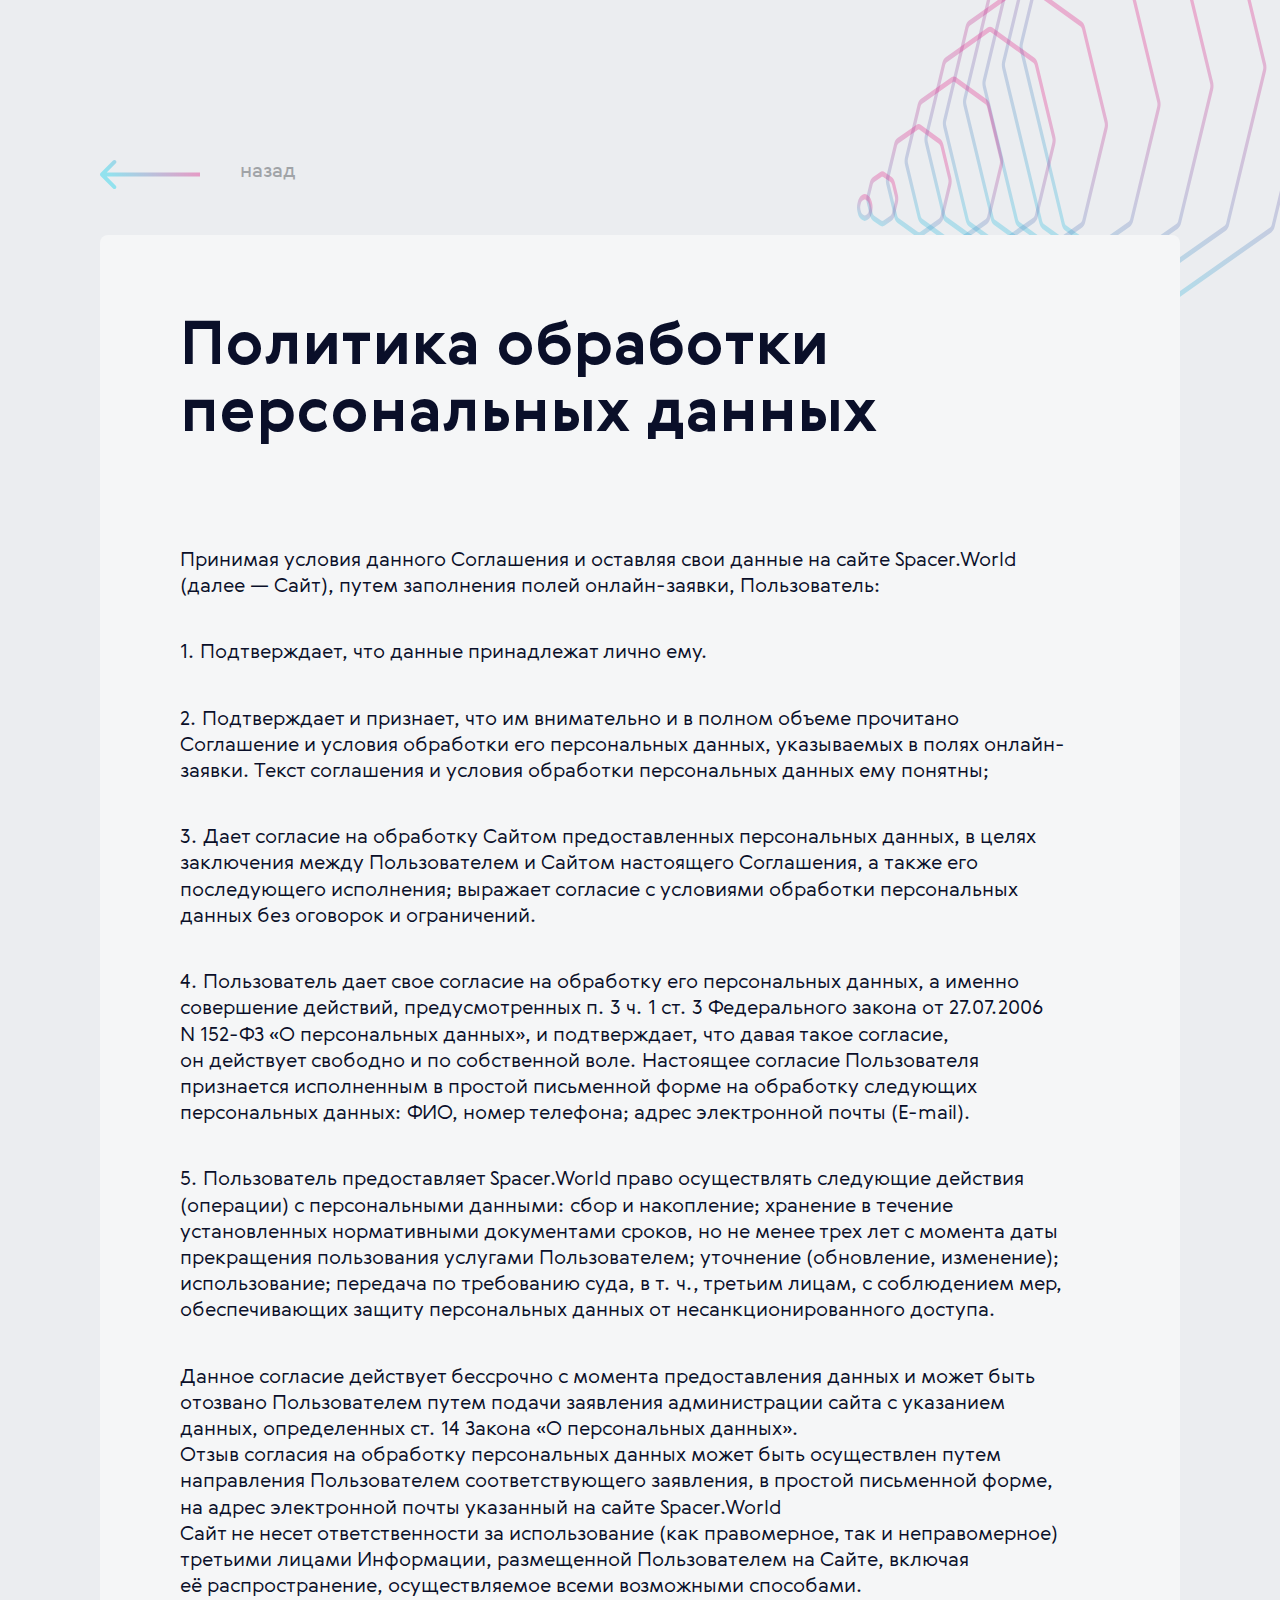
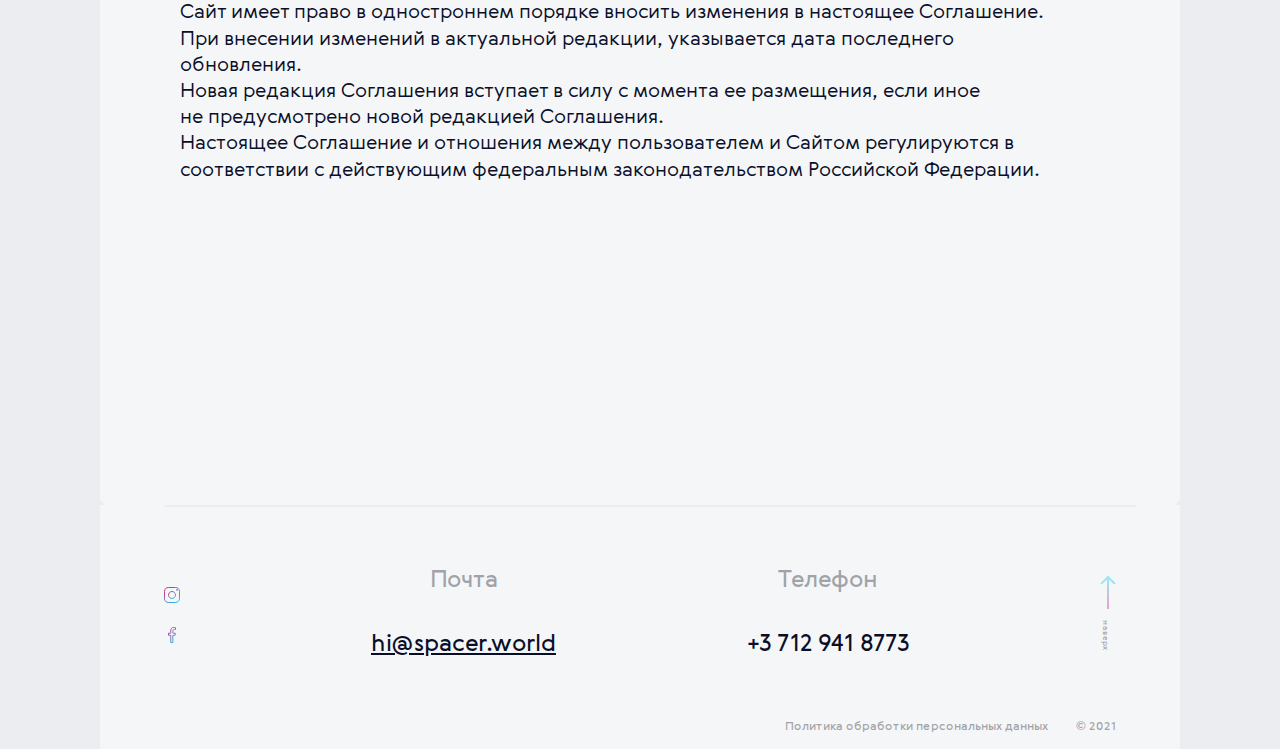
<file: polit.html>
<!DOCTYPE html>
<html lang="en">
<head>
    <meta charset="UTF-8">
    <meta name="viewport" content="width=device-width, initial-scale=1">
    <title>Политика обработки персональных данных</title>
    <link rel="stylesheet" href="css/style.css">
</head>
<body>
<div id="page" class="page politics">
    <img class="page-bg-img" src="img/footer-bg.svg" alt="background">
    <div class="container">
        <div class="go-back">
            <a href="index.html" class="up">
                <img src="img/arr-back.svg" alt="up">
            </a>
            <p class="back">назад</p>
        </div>
    </div>

    <section class="polit">
        <div class="container">
            <div class="polit-inner">
                <h1 class="polit-title">Политика обработки персональных данных</h1>
                <p>Принимая условия данного Соглашения и оставляя свои данные на сайте Spacer.World (далее — Сайт), путем заполнения полей онлайн-заявки, Пользователь:</p>
                <ol>
                    <li>1. Подтверждает, что данные принадлежат лично ему.</li>
                    <li>2. Подтверждает и признает, что им внимательно и в полном объеме прочитано Соглашение и условия обработки его персональных данных, указываемых в полях онлайн-заявки. Текст соглашения и условия обработки персональных данных ему понятны;</li>
                    <li>3. Дает согласие на обработку Сайтом предоставленных персональных данных, в целях заключения между Пользователем и Сайтом настоящего Соглашения, а также его последующего исполнения; выражает согласие с условиями обработки персональных данных без оговорок и ограничений.</li>
                    <li>4. Пользователь дает свое согласие на обработку его персональных данных, а именно совершение действий, предусмотренных п. 3 ч. 1 ст. 3 Федерального закона от 27.07.2006 N 152-ФЗ «О персональных данных», и подтверждает, что давая такое согласие, он действует свободно и по собственной воле. Настоящее согласие Пользователя признается исполненным в простой письменной форме на обработку следующих персональных данных: ФИО, номер телефона; адрес электронной почты (E-mail).</li>
                    <li>5. Пользователь предоставляет Spacer.World право осуществлять следующие действия (операции) с персональными данными: сбор и накопление; хранение в течение установленных нормативными документами сроков, но не менее трех лет с момента даты прекращения пользования услугами Пользователем; уточнение (обновление, изменение); использование; передача по требованию суда, в т. ч., третьим лицам, с соблюдением мер, обеспечивающих защиту персональных данных от несанкционированного доступа.</li>
                </ol>
                <p>
                    Данное согласие действует бессрочно с момента предоставления данных и может быть отозвано Пользователем путем подачи заявления администрации сайта с указанием данных, определенных ст. 14 Закона «О персональных данных».
                    <br>
                    Отзыв согласия на обработку персональных данных может быть осуществлен путем направления Пользователем соответствующего заявления, в простой письменной форме, на адрес электронной почты указанный на сайте Spacer.World
                    <br>
                    Сайт не несет ответственности за использование (как правомерное, так и неправомерное) третьими лицами Информации, размещенной Пользователем на Сайте, включая её распространение, осуществляемое всеми возможными способами.
                    <br>
                    Сайт имеет право в одностроннем порядке вносить изменения в настоящее Соглашение. <br>
                    При внесении изменений в актуальной редакции, указывается дата последнего обновления. <br>
                    Новая редакция Соглашения вступает в силу с момента ее размещения, если иное не предусмотрено новой редакцией Соглашения.
                    <br>
                    Настоящее Соглашение и отношения между пользователем и Сайтом регулируются в соответствии с действующим федеральным законодательством Российской Федерации.
                </p>
            </div>
        </div>
    </section>
    <footer class="footer">
        <div class="container">
            <div class="footer-wrapper">
                <div class="footer-inner">
                    <div class="footer-social">
                        <a href="#!" class="social-link">
                            <img src="img/inst.svg" alt="instagram">
                        </a>
                        <a href="#!" class="social-link">
                            <img src="img/facebook.svg" alt="facebook">
                        </a>
                    </div>
                    <div class="footer-mail">
                        <p class="mail-text">Почта</p>
                        <a href="mailto:hi@spacer.world" class="mail-link">hi@spacer.world</a>
                    </div>
                    <div class="footer-tel">
                        <p class="tel-text">Телефон</p>
                        <a href="tel:+7129418773" class="tel-link">+3 712 941 8773</a>
                    </div>
                    <div class="footer-up">
                        <a href="#page" class="up">
                            <img src="img/up.svg" alt="up">
                        </a>
                        <p class="up-text">наверх</p>
                    </div>
                </div>
                <div class="footer-rights">
                    <a class="footer-politics" href="polit.html">Политика обработки персональных данных <span>© 2021</span></a>
                </div>
            </div>
        </div>
    </footer>

    
</div>

</body>
</html>
</file>
<file: css/style.css>
*,
*:before,
*:after {
    -webkit-box-sizing: border-box;
    -moz-box-sizing: border-box;
    -ms-box-sizing: border-box;
    box-sizing: border-box;
}

:root {
    --clr-bg: #EBEDF0;
    --clr-black: #0A0F29;
    --clr-blue: #0DD1EB;
    --clr-raspberries: #E11D84;
    --clr-green: #68E9BE;
    --clr-grey: #A0A3A7;
    --clr-cards-bg: rgba(255, 255, 255, 0.5);
}

@font-face {
    font-family: 'Geometria';
    src: url('../fonts/Geometria.eot');
    src: url('../fonts/Geometria.eot?#iefix') format('embedded-opentype'),
    url('../fonts/Geometria.woff') format('woff'),
    url('../fonts/Geometria.ttf') format('truetype');
    font-weight: normal;
    font-style: normal;
}

@font-face {
    font-family: 'Gerbera';
    src: local('Gerbera Light'), local('Gerbera-Light'),
    url('../fonts/Gerbera-Light.woff2') format('woff2'),
    url('../fonts/Gerbera-Light.woff') format('woff'),
    url('../fonts/Gerbera-Light.ttf') format('truetype');
    font-weight: 300;
    font-style: normal;
}

@font-face {
    font-family: 'Gerbera';
    src: local('Gerbera Regular'), local('Gerbera-Regular'),
    url('../fonts/Gerbera.woff2') format('woff2'),
    url('../fonts/Gerbera.woff') format('woff'),
    url('../fonts/Gerbera.ttf') format('truetype');
    font-weight: 400;
    font-style: normal;
}

@font-face {
    font-family: 'Gerbera';
    src: local('Gerbera Bold'), local('Gerbera-Bold'),
    url('../fonts/Gerbera-Bold.woff2') format('woff2'),
    url('../fonts/Gerbera-Bold.woff') format('woff'),
    url('../fonts/Gerbera-Bold.ttf') format('truetype');
    font-weight: 700;
    font-style: normal;
}

html, body {
    font-family: 'Gerbera', sans-serif;
    font-weight: 400;
    font-size: 24px;
    line-height: 1;
    color: var(--clr-black);
    margin: 0;
    padding: 0;
    scroll-behavior: smooth;
}

h1, h2, h3, h4, h5, h6, p {
    margin: 0;
    padding: 0;
}
.page {
    max-width: 1400px;
    margin: 0 auto;
    background-color: var(--clr-bg);
    box-shadow: 0 0px 9px 1px #80808094;
    overflow: hidden;
}

.page.politics {
    position: relative;
    overflow: hidden;
}

.page-bg-img {
    position: absolute;
    top: -240px;
    right: -160px;
    width: 591px;
}

.container {
    max-width: 1400px;
    width: 100%;
    padding: 0 100px;
    margin: 0 auto;
}

.header {
    background: url("../img/header-bg.svg") no-repeat top right;
}

.header-inner {
    padding-top: 160px;
    padding-bottom: 116px;
}

.header-title, .header-text {
    max-width: 520px;
    margin-bottom: 40px;
}

.header-title {
    font-size: 3em;
    font-weight: 700;
    line-height: 1.1;
}

.header-text {
    font-weight: 300;
    line-height: 1.3;
}

.btn {
    font-size: .67em;
    padding: 1em 3.375em;
    background: transparent;
    font-family: inherit;
    font-weight: inherit;
    text-align: center;
    outline: none;
    cursor: pointer;
    border: 1px solid transparent;
    border-image: linear-gradient(155deg, #E11D84, #0DD1EB);
    border-image-slice: 1;
    transition: background-color .2s linear, color .1s linear;
}

.btn:hover {
    background-color: var(--clr-blue);
    color: #fff;
    border: 1px solid var(--clr-blue);
}

.ar {
    padding-top: 168px;
    padding-bottom: 178px;
}

.ar-inner {
    display: flex;
    align-items: center;
    flex-wrap: wrap;
    column-gap: 200px;
}

.ar-content {
    position: relative;
}

.ar-box {
    width: 328px;
    height: 400px;
    border-radius: 8px;
    background-color: var(--clr-cards-bg);
}

.ar-circle {
    width: 328px;
    height: 328px;
    border-radius: 50%;
    background-color: var(--clr-blue);
    position: absolute;
    top: 0;
    right: -164px;
    box-shadow: 0px 0px 30px rgba(13, 209, 235, 0.4);
}

.ar-img {
    width: 304px;
    height: 360px;
    position: absolute;
    bottom: 0;
    left: 176px;
}

.ar-text-content {
    margin-left: auto;
    max-width: 560px;
}

.ar-title {
    font-size: 4em;
    margin-bottom: 40px;
}

.ar-text {
    font-size: .75em;
    font-weight: 300;
    line-height: 1.33;
}

.strip .ar-img {
    width: 222px;
    height: 360px;
    left: 217px;
}

.strip-img {
    width: 304px;
    height: 360px;
    position: absolute;
    left: 176px;
    top: -52px;
}

.avatar-inner {
    position: relative;
    display: flex;
    flex-direction: column;
    justify-content: center;
    align-items: flex-start;
    padding: 96px 0;
}

.avatar-title {
    font-size: 4em;
    margin-bottom: 40px;
    z-index: 2;
}

.avatar-text {
    max-width: 560px;
    font-size: .75em;
    font-weight: 300;
    line-height: 1.33;
    z-index: 2;
}

.avatar-box {
    position: absolute;
    right: 0;
    height: 100%;
    background-color: var(--clr-cards-bg);
    border-radius: 8px;
    max-width: 1040px;
    width: 100%;
}

.avatar-hexagon {
    position: absolute;
    top: -31px;
    right: 148px;
}

.avatar-img {
    width: 304px;
    height: 360px;
    position: absolute;
    bottom: 0;
    right: 176px;
}

.contact {

}

.contact-inner {
    position: relative;
    background-color: var(--clr-cards-bg);
    padding: 64px;
}

.contact-title {
    font-size: 2.67em;
    margin-bottom: 40px;
}

.contact-text {
    font-weight: 300;
    line-height: 1.3;
    margin-bottom: 40px;
}

.contact .btn {
    display: inline-block;
    padding: 1em 2em;
}

.contact-img {
    position: absolute;
    top: -188px;
    right: -65px;
    width: 523px;
    height: 610px;
}

.footer-wrapper {
    padding: 64px 64px 16px 64px;
    background-color: var(--clr-cards-bg);
    position: relative;
}

.footer-wrapper:after {
    content: '';
    position: absolute;
    top: 0;
    width: 90%;
    height: 2px;
    background-color: #EBEDF0;
}

.footer-inner {
    position: relative;
    display: flex;
    justify-content: space-between;
    align-items: center;
}

.footer-social {
    display: flex;
    flex-direction: column;
    align-items: center;
}
.social-link {
    display: block;
    width: 8px;
    height: 16px;
    text-decoration: none;
    transition: transform .2s linear;
}

.social-link:hover {
    transform: scale(1.2);
}

.social-link:first-child {
    margin-bottom: 24px;
    width: 16px;
}

.footer-mail, .footer-tel {
    text-align: center;
}

.mail-text, .tel-text {
    color: var(--clr-grey);
    margin-bottom: 40px;
}

.mail-link, .tel-link {
    color: inherit;
}

.tel-link {
    text-decoration: none;
}

.footer-up {
    position: relative;
    top: -17px;
}

.up-text {
    position: absolute;
    right: -23px;
    bottom: -13px;
    font-size: 8px;
    color: var(--clr-grey);
    transform-origin: 0 0;
    transform: rotate(90deg);
}

.footer-rights {
    padding-top: 64px;
    text-align: right;

}

.footer-politics {
    font-size: 12px;
    color: var(--clr-grey);
    text-decoration: none;
    display: block;
}

.footer-politics span {
    margin-left: 25px;
}

.footer-politics:hover {
    color: var(--clr-blue);
}

.go-back {
    padding-top: 160px;
    padding-bottom: 40px;
    display: flex;
}

.back {
    display: inline-block;
    margin-left: 40px;
    color: var(--clr-grey);
    font-size: .83em;
    line-height: 1.3;
}

.polit {
    position: relative;
    z-index: 3;
}

.polit-inner {
    font-weight: 300;
    font-size: .84em;
    line-height: 1.3;
    background-color: #F5F6F7;
    padding: 80px 104px 281px 80px;
    border-radius: 8px;
}

.polit-title {
    font-weight: 700;
    margin-bottom: 100px;
    font-size: 3em;
    line-height: 1.1;
    max-width: 720px;
}

.polit-inner p {
    margin-bottom: 40px;
}

.polit-inner ol {
    list-style: none;
    margin: 0;
    padding: 0;
}

.polit-inner li {
    margin-bottom: 40px;
}

.modal {
    position: fixed;
    display: flex;
    justify-content: center;
    align-items: center;
    bottom: 0;
    left: 0;
    width: 100%;
    height: 100%;
    z-index: 9;
    opacity: 0;
    transform: translateY(1100px);
    transition: transform .3s linear, opacity .2s linear;
}

.modal.active {
    opacity: 1;
    transform: translateY(0px);
}

.modal-inner {
    position: relative;
    background-color: #fff;
    z-index: 3;
    width: 1115px;
    padding: 64px;
    overflow: hidden;
}

.modal-inner:after {
    content: '';
    position: absolute;
    bottom: 64px;
    width: 88.5%;
    height: 2px;
    background-color: #EBEDF0;
}

.modal-bg-img {
    position: absolute;
    top: -336px;
    right: -157px;
}

.modal-close {
    position: absolute;
    right: 40px;
    top: 30px;
    background: transparent;
    border: none;
    outline: none;
    z-index: 5;
    cursor: pointer;
    transition: transform .2s linear;
}

.modal-close:hover {
    transform: rotate(180deg);
}

.modal-form {
    padding-bottom: 87px;
}

.modal-title {
    font-size: 2.67em;
    margin-bottom: 40px;
}

.modal-text {
    font-weight: 300;
    line-height: 1.3;
    margin-bottom: 40px;
}

.m-form-controls {
    display: flex;
    padding-bottom: 80px;
}

.m-form-controls div {
    margin-right: 60px;
}

.m-form-controls input {
    width: 235px;
    border: 1px solid var(--clr-blue);
    padding: 15px 12px 15px 12px;
    outline: none;
    font-family: 'Geometria', sans-serif;
}

input::placeholder {
    font-size: 14px;
    line-height: 1.3;
    z-index: 5;
}

label {
    display: block;
    margin-bottom: 20px;
    font-size: 16px;
    line-height: 19px;
}

.modal-btn {
    padding: 16px 34px;
}

.modal-success {
    display: none;
    /*display: flex;*/
    flex-direction: column;
    justify-content: center;
    align-items: center;
    padding-top: 110px;
    padding-bottom: 74px;
}

.success-title {
    margin-bottom: 40px;
    font-size: 2.68em;
}

.success-text {
    margin-bottom: 62px;
    font-weight: 300;
}

.success-img {
    width: 99px;
    height: 99px;
}

@media (max-width: 377px) {
    .container {
        padding-right: 16px;
        padding-left: 16px;
    }
    .header {
        background-size: 200px 204px;
    }

    .header-inner {
        padding-top: 112px;
        padding-bottom: 0;
    }
    .header-title {
        font-size: 40px;
        line-height: 48px;
        margin-bottom: 32px;
    }

    .header-text {
        font-size: 16px;
        line-height: 24px;
        margin-bottom: 32px;
    }

    .btn {
        width: 100%;
    }

    .ar {
        padding-top: 120px;
        padding-bottom: 47px;
    }

    .ar-content {
        margin-bottom: 32px;
    }

    .ar-box {
        width: 160px;
        height: 320px;
    }

    .ar-circle {
        height: 248px;
        width: 248px;
        right: auto;
        left: 44px;
    }

    .ar-img {
        width: 228px;
        height: 280px;
        left: 50px;
    }

    .ar-title, .avatar-title {
        font-size: 40px;
        line-height: 40px;
        margin-bottom: 32px;
    }

    .ar-text {
        font-size: 16px;
        line-height: 24px;
    }

    .avatar-inner {
        padding-top: 352px;
        padding-bottom: 0;
    }

    .avatar-box {
        width: 160px;
        height: 320px;
        top: 0;
        left: 0;
    }

    .avatar-hexagon {
        width: 305px;
        height: 294px;
        left: 14px;
        top: -36px;
    }

    .avatar-img {
        width: 211px;
        height: 238px;
        top: 59px;
        right: 74px;
        bottom: auto;
    }

    .strip-img {
        width: 309px;
        height: 318px;
        left: 13px;
        top: -30px;
    }

    .strip .ar-img {
        width: 182px;
        height: 280px;
        left: 69px;
    }

    .ar-text-content {
        margin-left: 0;
    }

    .ar-text {
        max-width: 229px;
    }

    .contact-img {
        top: -286px;
        right: -134px;
        width: 282px;
        height: 300px;
        transform: rotate(-15deg);
    }

    .contact-title {
        font-size: 36px;
        margin-bottom: 25px;
    }

    .contact-text {
        max-width: 290px;
        margin-bottom: 30px;
    }

    .contact {
        background: var(--clr-cards-bg);
        padding-top: 64px;
        padding-bottom: 53px;
    }

    .contact-inner {
        background: transparent;
        padding: 0;
    }

    .contact-text {
        font-size: 16px;
        line-height: 22px;
        margin-bottom: 30px;
    }

    .footer {
        background: var(--clr-cards-bg);
    }

    .footer-wrapper {
        padding: 0;
        background: transparent;
    }

    .footer-inner {
        flex-wrap: wrap;
        padding-top: 64px;
    }

    .mail-text, .tel-text {
        display: none;
    }

    .footer-mail {
        margin-bottom: 20px;
    }

    .footer-social {
        position: absolute;
        right: 0;
    }

    .footer-up {
        position: absolute;
        top: auto;
        right: 0;
        bottom: -93px;
    }

    .up img {
        height: 24px;
    }

    .up-text {
        right: -7px;
        bottom: -11px;
        font-size: 8px;
        color: var(--clr-grey);
        transform-origin: 50% 50%;
        transform: rotate(0deg);
    }

    .footer-rights {
        padding-bottom: 16px;
    }

    .footer-politics {
        display: flex;
        flex-direction: column;
        row-gap: 16px;
        text-align: left;
    }

    .footer-politics span {
        margin-left: 0;
    }

    .footer-wrapper:after {
        left: -18px;
        width: 127%;
    }

    .modal {
        overflow: auto;
        align-items: unset;
    }

    .modal-inner {
        padding: 64px 16px;
        overflow: auto;
    }

    .modal-inner:after {
        display: none;
    }

    .modal-close {
        right: 18px;
        top: 22px;
    }

    img.m-close {
        width: 16px;
        height: 16px;
    }

    .modal-title {
        font-size: 40px;
        line-height: 1;
        margin-bottom: 25px;
    }

    .modal-text {
        font-size: 16px;
        line-height: 22px;
        margin-bottom: 30px;
    }

    .m-form-controls {
        flex-wrap: wrap;
        row-gap: 31px;
        padding-bottom: 50px;
    }

    .modal-bg-img {
        display: none;
    }

    .modal-form {
        position: relative;
        padding-bottom: 40px;
        overflow: hidden;
    }

    .modal-form:after {
        content: '';
        position: absolute;
        bottom: 0;
        left: -27px;
        height: 2px;
        background-color: #EBEDF0;
        width: 120%;
    }

    .modal-success {
        text-align: center;
        padding-bottom: 0;
    }

    .success-title {
        font-size: 40px;
        margin-bottom: 30px;
    }

    .success-text {
        font-size: 18px;
    }

    .page-bg-img {
        width: 447px;
    }

    .go-back {
        padding-top: 40px;
    }

    .polit-inner {
        padding: 30px 10px;
    }

    .polit-title {
        font-size: 30px;
        margin-bottom: 30px;
    }

    .polit-inner p {
        margin-bottom: 25px;
    }
}
</file>
